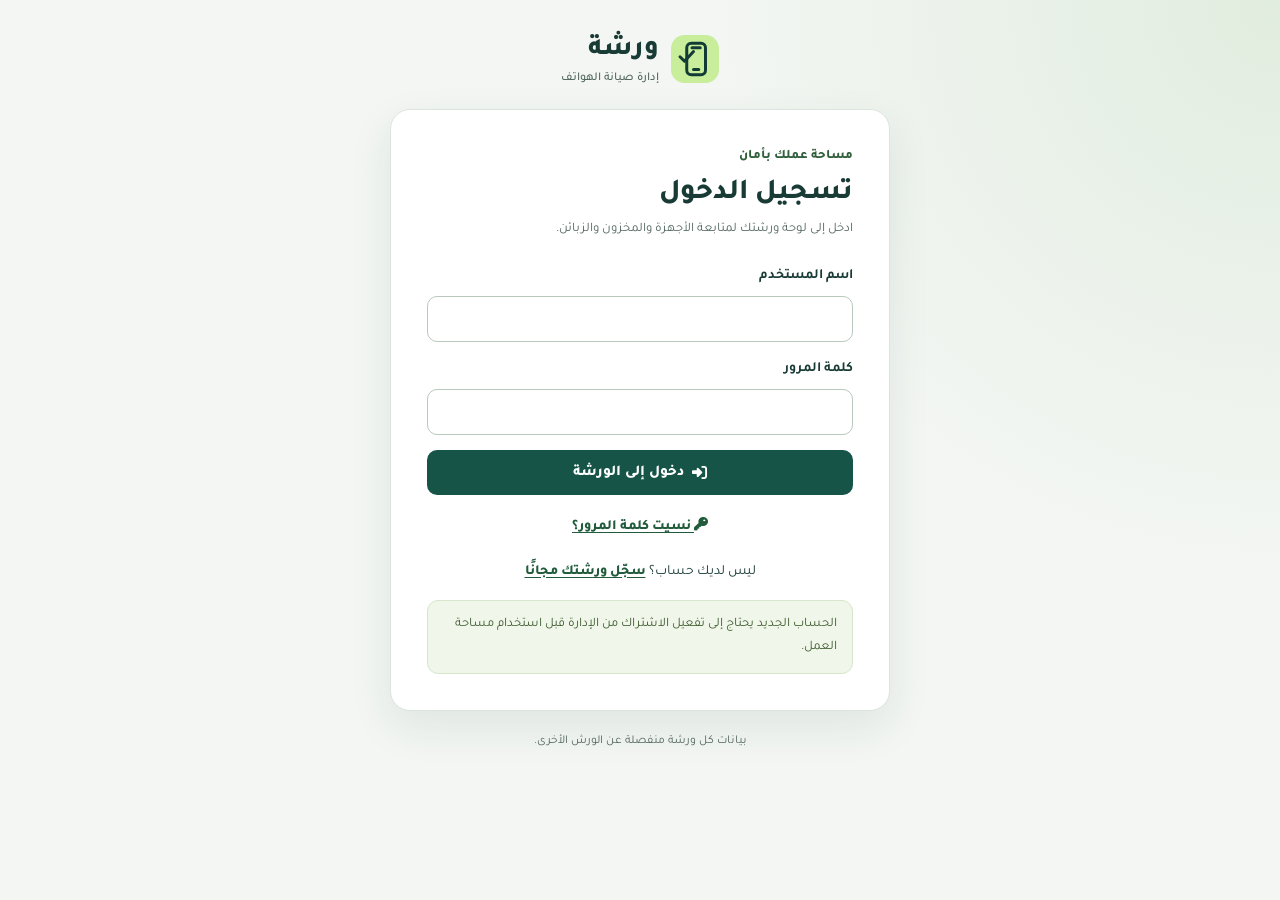
<file: index.html>
<!doctype html><html lang="ar" dir="rtl"><head><meta charset="utf-8"><meta name="viewport" content="width=device-width,initial-scale=1"><meta name="theme-color" content="#133b36"><meta name="description" content="ورشة لإدارة تصليح الهواتف والزبائن والمخزون والموردين، مع تخزين سحابي عبر Cloudflare ونسخ احتياطي JSON"><title>ورشة | إدارة صيانة الهواتف</title><link rel="icon" href="assets/icon.svg" type="image/svg+xml"><link rel="preconnect" href="https://fonts.googleapis.com"><link rel="preconnect" href="https://fonts.gstatic.com" crossorigin><link href="https://fonts.googleapis.com/css2?family=Tajawal:wght@400;500;600;700;800&display=swap" rel="stylesheet"><link rel="stylesheet" href="https://cdnjs.cloudflare.com/ajax/libs/font-awesome/6.7.2/css/all.min.css"><link rel="stylesheet" href="assets/style.css"><script defer src="assets/cloud-config.js"></script><script defer src="assets/app.js"></script></head><body><a class="skip-link" href="#main">تجاوز إلى المحتوى</a><aside id="sidebar"><a class="brand" href="#dashboard"><img src="assets/icon.svg" width="44" height="44" alt=""><span>ورشة<small>إدارة صيانة الهواتف</small></span></a><p class="nav-label">مساحة العمل</p><nav id="nav" aria-label="التنقل الرئيسي"></nav><div class="side-bottom"><span class="online"></span> الحفظ السحابي عبر حساب ورشتك<small>راقب حالة المزامنة أسفل الصفحة واحتفظ بنسخة JSON احتياطية.</small></div></aside><div id="shade"></div><div class="workspace"><header><div class="header-title"><button id="menu" class="icon-button" type="button" aria-label="فتح القائمة" aria-controls="sidebar" aria-expanded="false"><i class="fa-solid fa-bars" aria-hidden="true"></i></button><span>مساحة العمل <b>/</b> <strong id="crumb">لوحة التحكم</strong></span></div><div class="header-tools"><span id="today"></span><span id="workshop-label" class="workshop-label"></span><button class="avatar" type="button" data-view="settings" aria-label="إعدادات المحل">و</button><button id="logout" class="secondary logout-button" type="button"><i class="fa-solid fa-arrow-right-from-bracket" aria-hidden="true"></i> خروج</button></div></header><main id="main" tabindex="-1"></main><footer>ورشة <span>•</span> كل تفاصيل محلك، في مكان واحد <span id="save-state" role="status" aria-live="polite">بانتظار تأكيد الحفظ السحابي</span></footer></div><dialog id="dialog" aria-labelledby="dialog-title"><form id="form"><div class="dialog-head"><h2 id="dialog-title"></h2><button type="button" id="close-dialog" class="icon-button" aria-label="إغلاق"><i class="fa-solid fa-xmark" aria-hidden="true"></i></button></div><div id="fields" class="form-grid"></div><p id="form-error" role="alert"></p><div class="dialog-actions"><button type="submit" class="primary"><i class="fa-solid fa-floppy-disk" aria-hidden="true"></i> حفظ البيانات</button><button type="button" id="cancel-dialog" class="secondary"><i class="fa-solid fa-xmark" aria-hidden="true"></i> إلغاء</button></div></form></dialog><div id="toast" role="status" aria-live="polite" aria-atomic="true"></div><input type="file" id="import-file" accept="application/json,.json" hidden></body></html>
</file>
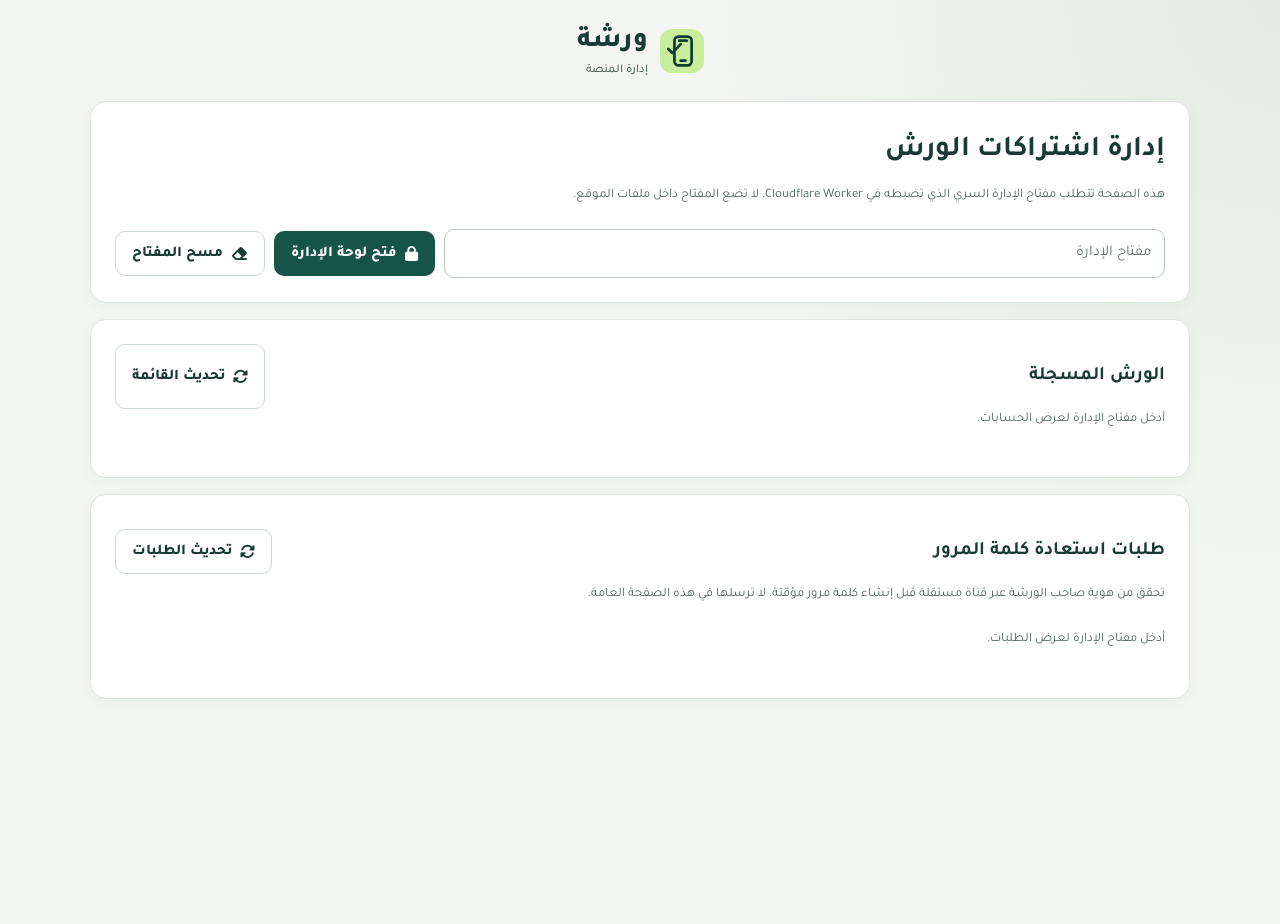
<file: admin.html>
<!doctype html><html lang="ar" dir="rtl"><head><meta charset="utf-8"><meta name="viewport" content="width=device-width,initial-scale=1"><meta name="robots" content="noindex,nofollow"><title>إدارة اشتراكات الورش | ورشة</title><link rel="icon" href="assets/icon.svg" type="image/svg+xml"><link rel="preconnect" href="https://fonts.googleapis.com"><link rel="preconnect" href="https://fonts.gstatic.com" crossorigin><link href="https://fonts.googleapis.com/css2?family=Tajawal:wght@400;500;600;700;800&display=swap" rel="stylesheet"><link rel="stylesheet" href="https://cdnjs.cloudflare.com/ajax/libs/font-awesome/6.7.2/css/all.min.css"><link rel="stylesheet" href="assets/auth.css"><script defer src="assets/cloud-config.js"></script><script defer src="assets/admin.js"></script></head><body><main class="admin-shell"><a class="brand" href="index.html"><img src="assets/icon.svg" width="44" height="44" alt=""><span>ورشة<small>إدارة المنصة</small></span></a><section class="admin-panel"><h1>إدارة اشتراكات الورش</h1><p class="muted">هذه الصفحة تتطلب مفتاح الإدارة السري الذي تضبطه في Cloudflare Worker. لا تضع المفتاح داخل ملفات الموقع.</p><form id="admin-login" class="admin-form"><input name="key" type="password" autocomplete="current-password" placeholder="مفتاح الإدارة" required><button class="primary"><i class="fa-solid fa-lock" aria-hidden="true"></i> فتح لوحة الإدارة</button><button id="clear-key" type="button" class="secondary"><i class="fa-solid fa-eraser" aria-hidden="true"></i> مسح المفتاح</button></form><p id="message" class="message" role="alert"></p></section><section class="admin-panel"><div class="panel-head" style="display:flex;justify-content:space-between;gap:12px"><h2>الورش المسجلة</h2><button id="reload" type="button" class="secondary"><i class="fa-solid fa-rotate" aria-hidden="true"></i> تحديث القائمة</button></div><div id="workshops"><p class="muted">أدخل مفتاح الإدارة لعرض الحسابات.</p></div></section><section class="admin-panel"><div class="panel-head" style="display:flex;justify-content:space-between;gap:12px;align-items:center"><h2>طلبات استعادة كلمة المرور</h2><button id="reload-recovery" type="button" class="secondary"><i class="fa-solid fa-rotate" aria-hidden="true"></i> تحديث الطلبات</button></div><p class="muted">تحقق من هوية صاحب الورشة عبر قناة مستقلة قبل إنشاء كلمة مرور مؤقتة. لا ترسلها في هذه الصفحة العامة.</p><div id="recovery-requests"><p class="muted">أدخل مفتاح الإدارة لعرض الطلبات.</p></div><div id="recovery-result" class="hint" hidden></div></section></main></body></html>
</file>
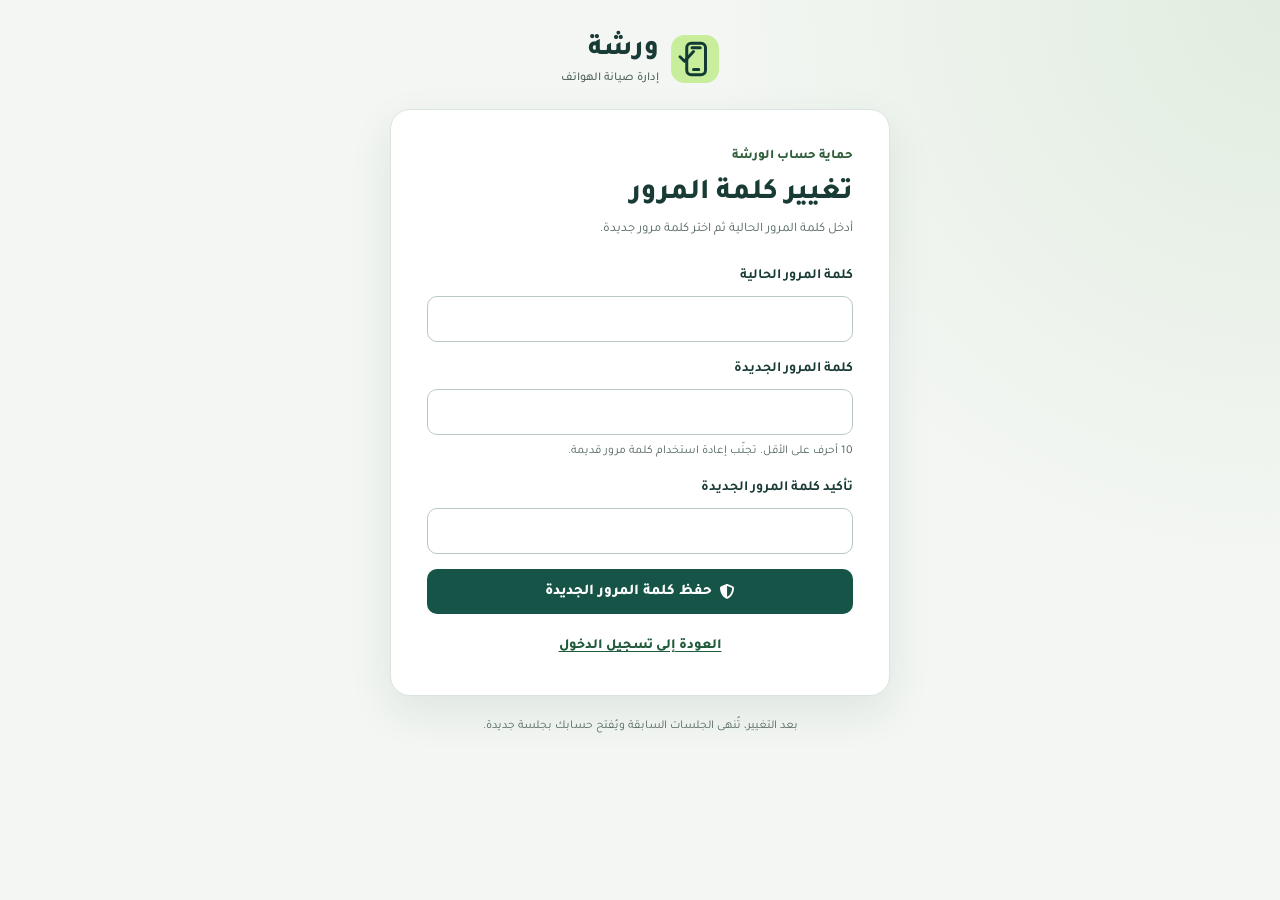
<file: change-password.html>
<!doctype html>
<html lang="ar" dir="rtl">
<head>
  <meta charset="utf-8">
  <meta name="viewport" content="width=device-width,initial-scale=1">
  <meta name="theme-color" content="#133b36">
  <meta name="robots" content="noindex,nofollow">
  <title>تغيير كلمة المرور | ورشة</title>
  <link rel="icon" href="assets/icon.svg" type="image/svg+xml">
  <link rel="preconnect" href="https://fonts.googleapis.com">
  <link rel="preconnect" href="https://fonts.gstatic.com" crossorigin>
  <link href="https://fonts.googleapis.com/css2?family=Tajawal:wght@400;500;600;700;800&display=swap" rel="stylesheet">
  <link rel="stylesheet" href="https://cdnjs.cloudflare.com/ajax/libs/font-awesome/6.7.2/css/all.min.css">
  <link rel="stylesheet" href="assets/auth.css">
  <script defer src="assets/cloud-config.js"></script>
  <script defer src="assets/change-password.js"></script>
</head>
<body>
  <main class="auth-shell">
    <a class="brand" href="index.html"><img src="assets/icon.svg" alt="" width="48" height="48"><span>ورشة<small>إدارة صيانة الهواتف</small></span></a>
    <section class="auth-card">
      <p class="eyebrow">حماية حساب الورشة</p>
      <h1>تغيير كلمة المرور</h1>
      <p class="muted" id="intro">أدخل كلمة المرور الحالية ثم اختر كلمة مرور جديدة.</p>
      <form id="change-password-form">
        <label>كلمة المرور الحالية
          <input name="currentPassword" type="password" autocomplete="current-password" minlength="1" maxlength="128" required>
        </label>
        <label>كلمة المرور الجديدة
          <input name="newPassword" type="password" autocomplete="new-password" minlength="10" maxlength="128" required>
          <small>10 أحرف على الأقل. تجنّب إعادة استخدام كلمة مرور قديمة.</small>
        </label>
        <label>تأكيد كلمة المرور الجديدة
          <input name="confirmPassword" type="password" autocomplete="new-password" minlength="10" maxlength="128" required>
        </label>
        <p id="message" class="message" role="status" aria-live="polite"></p>
        <button class="primary" type="submit"><i class="fa-solid fa-shield-halved" aria-hidden="true"></i> حفظ كلمة المرور الجديدة</button>
      </form>
      <p class="switch"><a href="login.html">العودة إلى تسجيل الدخول</a></p>
    </section>
    <footer>بعد التغيير، تُنهى الجلسات السابقة ويُفتح حسابك بجلسة جديدة.</footer>
  </main>
</body>
</html>
</file>
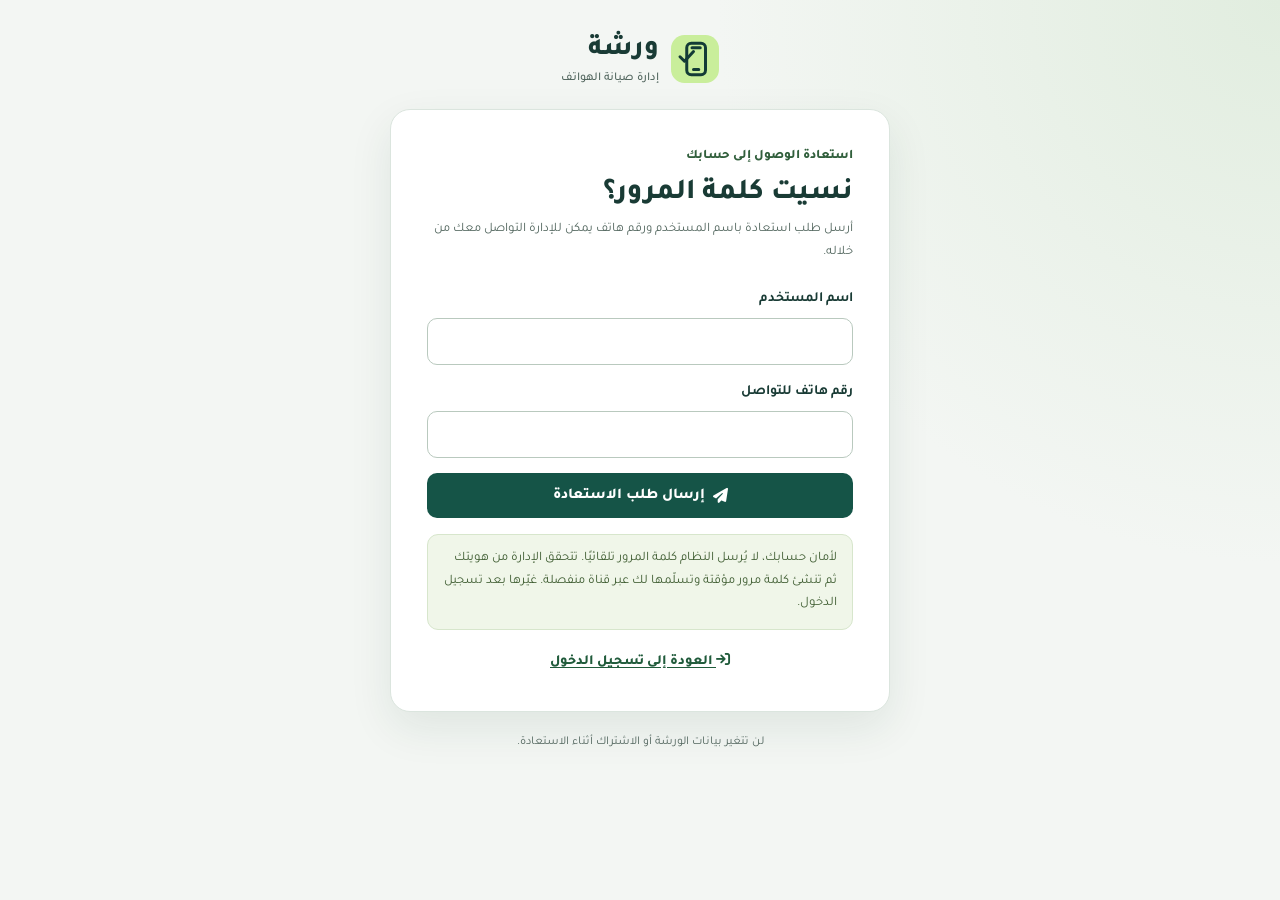
<file: forgot-password.html>
<!doctype html>
<html lang="ar" dir="rtl">
<head>
  <meta charset="utf-8">
  <meta name="viewport" content="width=device-width,initial-scale=1">
  <meta name="theme-color" content="#133b36">
  <meta name="robots" content="noindex,nofollow">
  <title>استعادة كلمة المرور | ورشة</title>
  <link rel="icon" href="assets/icon.svg" type="image/svg+xml">
  <link rel="preconnect" href="https://fonts.googleapis.com">
  <link rel="preconnect" href="https://fonts.gstatic.com" crossorigin>
  <link href="https://fonts.googleapis.com/css2?family=Tajawal:wght@400;500;600;700;800&display=swap" rel="stylesheet">
  <link rel="stylesheet" href="https://cdnjs.cloudflare.com/ajax/libs/font-awesome/6.7.2/css/all.min.css">
  <link rel="stylesheet" href="assets/auth.css">
  <script defer src="assets/cloud-config.js"></script>
  <script defer src="assets/recovery.js"></script>
</head>
<body>
  <main class="auth-shell">
    <a class="brand" href="index.html"><img src="assets/icon.svg" alt="" width="48" height="48"><span>ورشة<small>إدارة صيانة الهواتف</small></span></a>
    <section class="auth-card">
      <p class="eyebrow">استعادة الوصول إلى حسابك</p>
      <h1>نسيت كلمة المرور؟</h1>
      <p class="muted">أرسل طلب استعادة باسم المستخدم ورقم هاتف يمكن للإدارة التواصل معك من خلاله.</p>
      <form id="recovery-form">
        <label>اسم المستخدم
          <input name="username" autocomplete="username" minlength="3" maxlength="30" required>
        </label>
        <label>رقم هاتف للتواصل
          <input name="phone" type="tel" autocomplete="tel" inputmode="tel" minlength="3" maxlength="40" required>
        </label>
        <p id="message" class="message" role="status" aria-live="polite"></p>
        <button class="primary" type="submit"><i class="fa-solid fa-paper-plane" aria-hidden="true"></i> إرسال طلب الاستعادة</button>
      </form>
      <p class="hint">لأمان حسابك، لا يُرسل النظام كلمة المرور تلقائيًا. تتحقق الإدارة من هويتك ثم تنشئ كلمة مرور مؤقتة وتسلّمها لك عبر قناة منفصلة. غيّرها بعد تسجيل الدخول.</p>
      <p class="switch"><a href="login.html"><i class="fa-solid fa-arrow-right-to-bracket" aria-hidden="true"></i> العودة إلى تسجيل الدخول</a></p>
    </section>
    <footer>لن تتغير بيانات الورشة أو الاشتراك أثناء الاستعادة.</footer>
  </main>
</body>
</html>
</file>
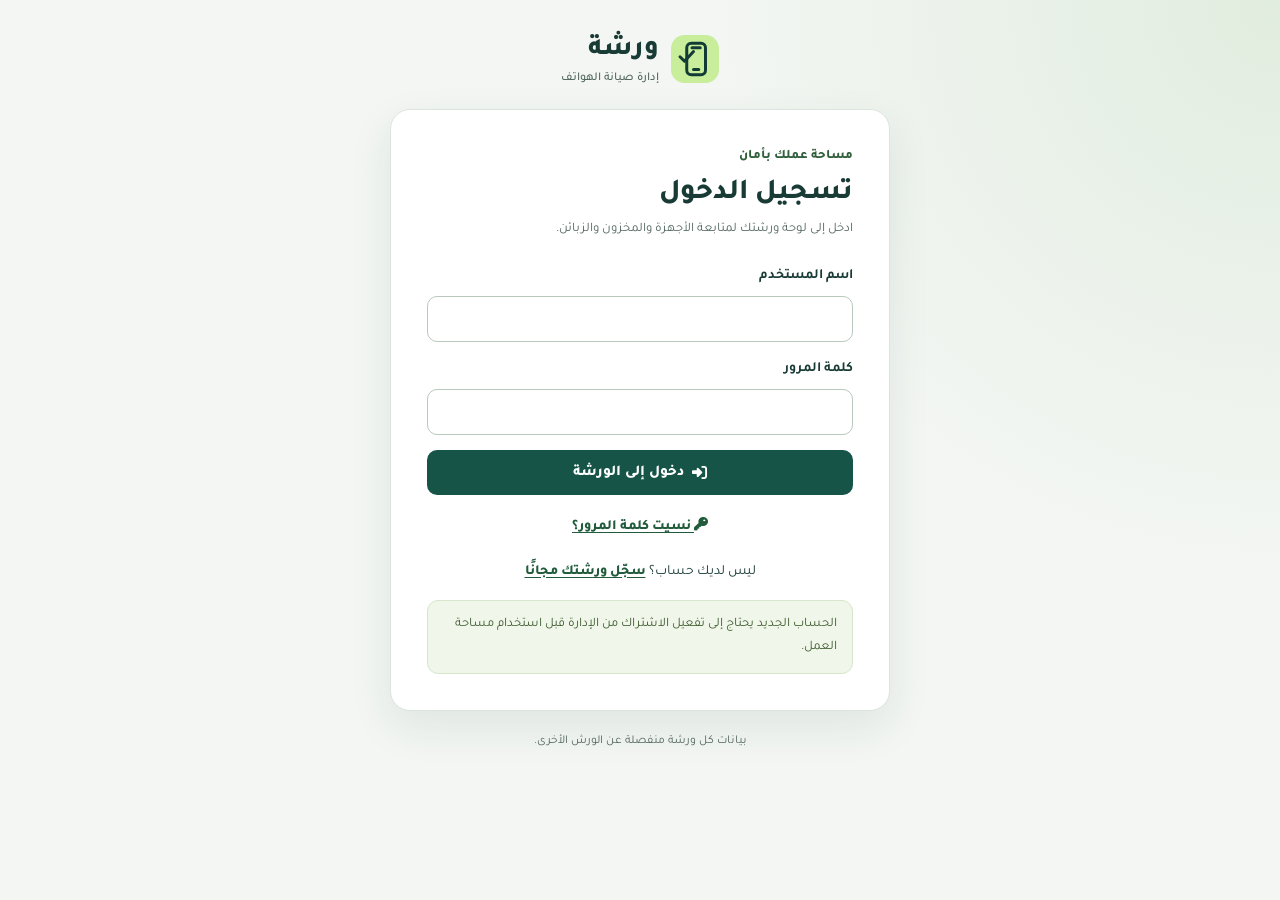
<file: login.html>
<!doctype html><html lang="ar" dir="rtl"><head><meta charset="utf-8"><meta name="viewport" content="width=device-width,initial-scale=1"><meta name="theme-color" content="#133b36"><meta name="robots" content="noindex,nofollow"><title>تسجيل الدخول | ورشة</title><link rel="icon" href="assets/icon.svg" type="image/svg+xml"><link rel="preconnect" href="https://fonts.googleapis.com"><link rel="preconnect" href="https://fonts.gstatic.com" crossorigin><link href="https://fonts.googleapis.com/css2?family=Tajawal:wght@400;500;600;700;800&display=swap" rel="stylesheet"><link rel="stylesheet" href="https://cdnjs.cloudflare.com/ajax/libs/font-awesome/6.7.2/css/all.min.css"><link rel="stylesheet" href="assets/auth.css"><script defer src="assets/cloud-config.js"></script><script defer src="assets/auth.js"></script></head><body><main class="auth-shell"><a class="brand" href="index.html"><img src="assets/icon.svg" alt="" width="48" height="48"><span>ورشة<small>إدارة صيانة الهواتف</small></span></a><section class="auth-card"><p class="eyebrow">مساحة عملك بأمان</p><h1>تسجيل الدخول</h1><p class="muted">ادخل إلى لوحة ورشتك لمتابعة الأجهزة والمخزون والزبائن.</p><form id="login-form"><label>اسم المستخدم<input name="username" autocomplete="username" minlength="3" maxlength="30" required></label><label>كلمة المرور<input name="password" type="password" autocomplete="current-password" required></label><p id="message" class="message" role="alert"></p><button class="primary" type="submit"><i class="fa-solid fa-right-to-bracket" aria-hidden="true"></i> دخول إلى الورشة</button></form><p class="switch"><a href="forgot-password.html"><i class="fa-solid fa-key" aria-hidden="true"></i> نسيت كلمة المرور؟</a></p><p class="switch">ليس لديك حساب؟ <a href="register.html">سجّل ورشتك مجانًا</a></p><p class="hint">الحساب الجديد يحتاج إلى تفعيل الاشتراك من الإدارة قبل استخدام مساحة العمل.</p></section><footer>بيانات كل ورشة منفصلة عن الورش الأخرى.</footer></main></body></html>
</file>
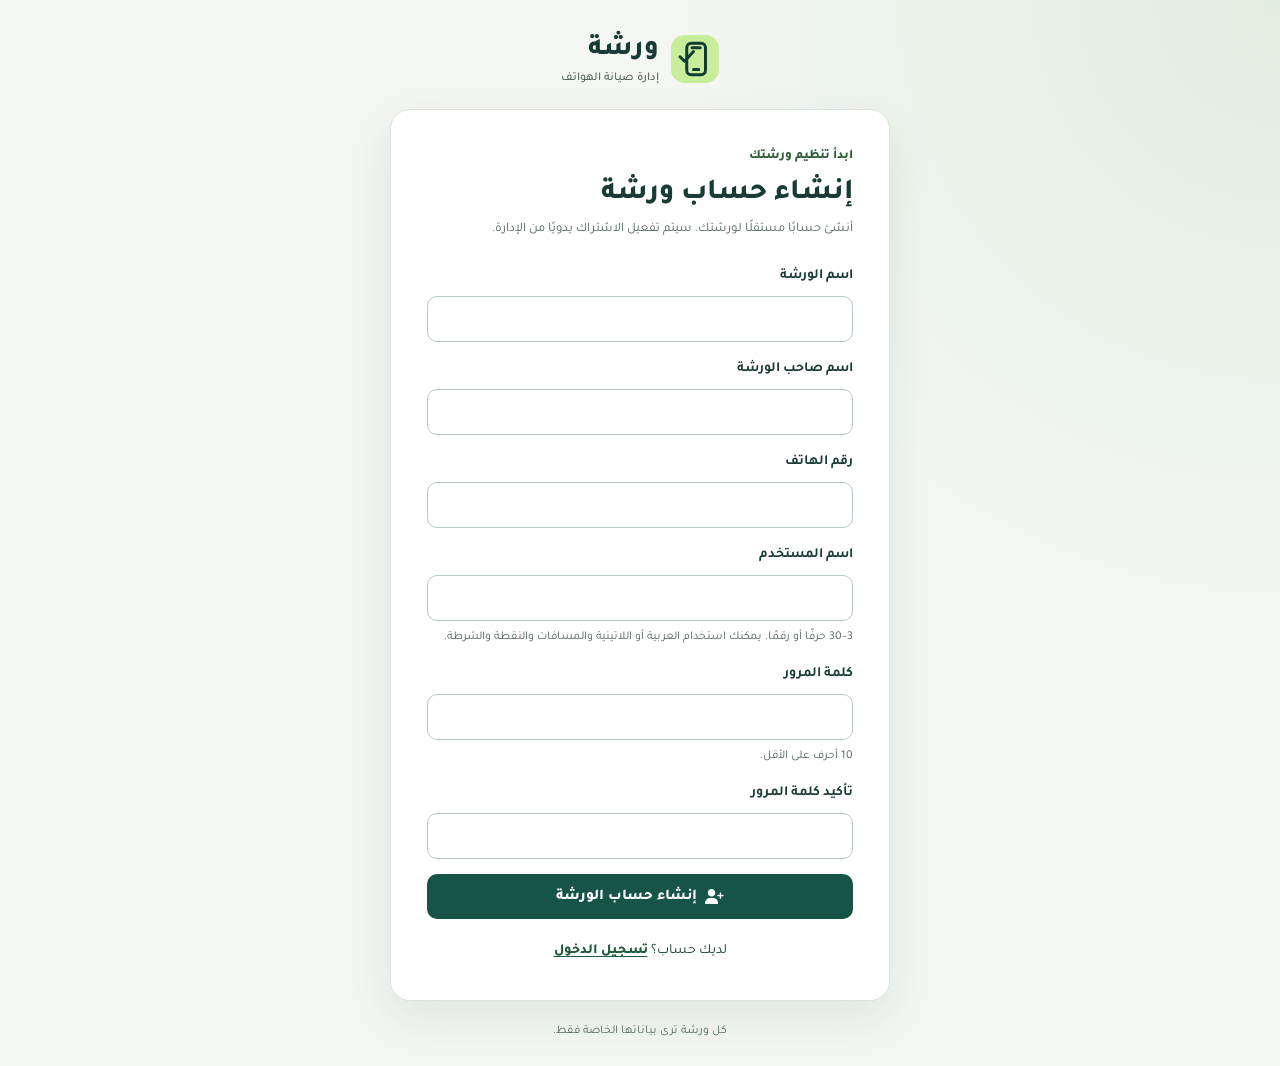
<file: register.html>
<!doctype html><html lang="ar" dir="rtl"><head><meta charset="utf-8"><meta name="viewport" content="width=device-width,initial-scale=1"><meta name="theme-color" content="#133b36"><meta name="robots" content="noindex,nofollow"><title>تسجيل ورشة جديدة | ورشة</title><link rel="icon" href="assets/icon.svg" type="image/svg+xml"><link rel="preconnect" href="https://fonts.googleapis.com"><link rel="preconnect" href="https://fonts.gstatic.com" crossorigin><link href="https://fonts.googleapis.com/css2?family=Tajawal:wght@400;500;600;700;800&display=swap" rel="stylesheet"><link rel="stylesheet" href="https://cdnjs.cloudflare.com/ajax/libs/font-awesome/6.7.2/css/all.min.css"><link rel="stylesheet" href="assets/auth.css"><script defer src="assets/cloud-config.js"></script><script defer src="assets/auth.js"></script></head><body><main class="auth-shell"><a class="brand" href="index.html"><img src="assets/icon.svg" alt="" width="48" height="48"><span>ورشة<small>إدارة صيانة الهواتف</small></span></a><section class="auth-card"><p class="eyebrow">ابدأ تنظيم ورشتك</p><h1>إنشاء حساب ورشة</h1><p class="muted">أنشئ حسابًا مستقلًا لورشتك. سيتم تفعيل الاشتراك يدويًا من الإدارة.</p><form id="register-form"><label>اسم الورشة<input name="workshopName" autocomplete="organization" minlength="2" maxlength="120" required></label><label>اسم صاحب الورشة<input name="ownerName" autocomplete="name" minlength="2" maxlength="100" required></label><label>رقم الهاتف<input name="phone" type="tel" autocomplete="tel" maxlength="40"></label><label>اسم المستخدم<input name="username" autocomplete="username"  minlength="3" maxlength="30" required><small>3–30 حرفًا أو رقمًا. يمكنك استخدام العربية أو اللاتينية والمسافات والنقطة والشرطة.</small></label><label>كلمة المرور<input name="password" type="password" autocomplete="new-password" minlength="10" maxlength="128" required><small>10 أحرف على الأقل.</small></label><label>تأكيد كلمة المرور<input name="confirmPassword" type="password" autocomplete="new-password" minlength="10" maxlength="128" required></label><p id="message" class="message" role="alert"></p><button class="primary" type="submit"><i class="fa-solid fa-user-plus" aria-hidden="true"></i> إنشاء حساب الورشة</button></form><p class="switch">لديك حساب؟ <a href="login.html">تسجيل الدخول</a></p></section><footer>كل ورشة ترى بياناتها الخاصة فقط.</footer></main></body></html>
</file>
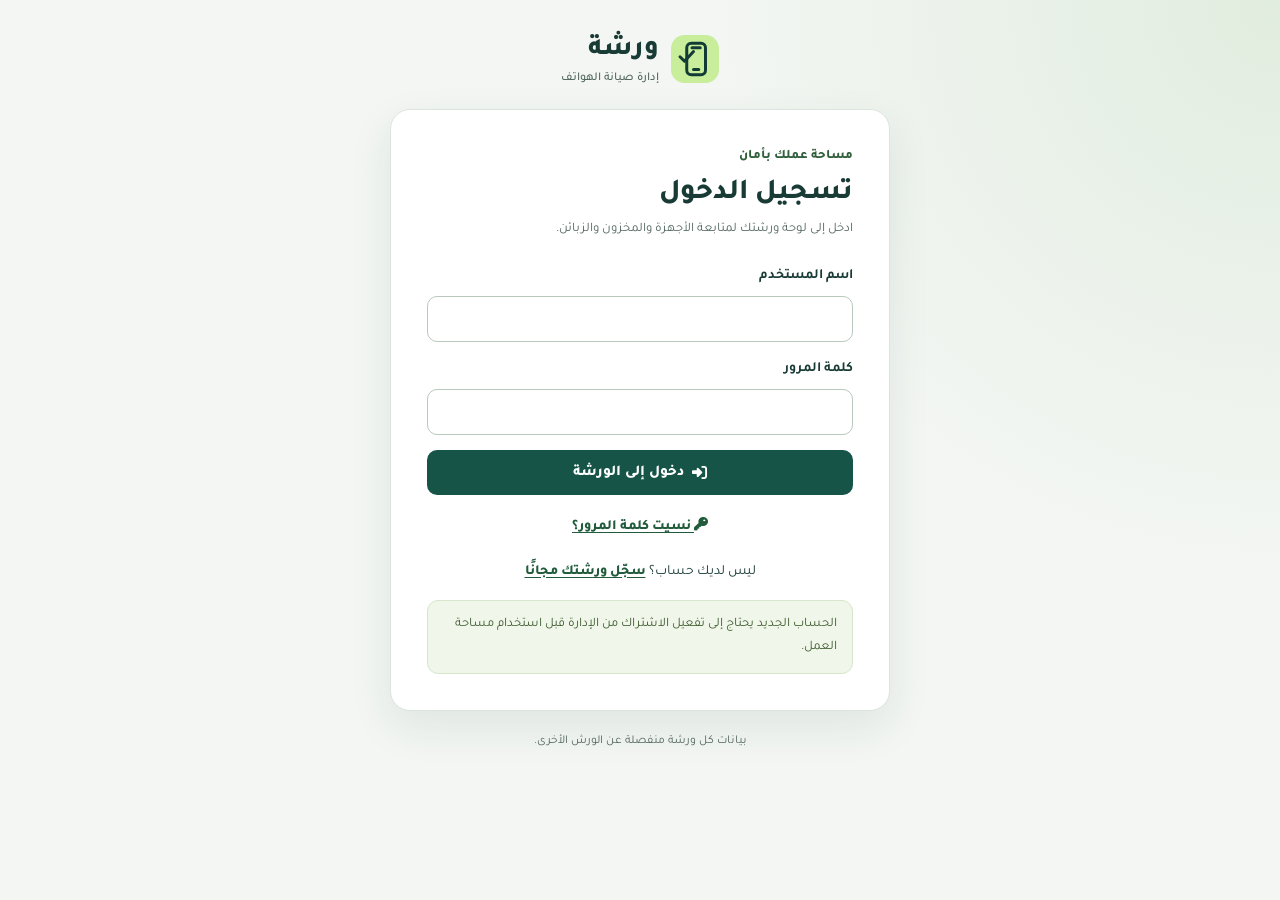
<file: subscription.html>
<!doctype html><html lang="ar" dir="rtl"><head><meta charset="utf-8"><meta name="viewport" content="width=device-width,initial-scale=1"><meta name="robots" content="noindex,nofollow"><meta name="theme-color" content="#133b36"><title>حالة الاشتراك | ورشة</title><link rel="icon" href="assets/icon.svg" type="image/svg+xml"><link rel="preconnect" href="https://fonts.googleapis.com"><link rel="preconnect" href="https://fonts.gstatic.com" crossorigin><link href="https://fonts.googleapis.com/css2?family=Tajawal:wght@400;500;600;700;800&display=swap" rel="stylesheet"><link rel="stylesheet" href="https://cdnjs.cloudflare.com/ajax/libs/font-awesome/6.7.2/css/all.min.css"><link rel="stylesheet" href="assets/auth.css"><script defer src="assets/cloud-config.js"></script><script defer src="assets/subscription.js"></script></head><body><main class="auth-shell"><a class="brand" href="index.html"><img src="assets/icon.svg" width="48" height="48" alt=""><span>ورشة<small>إدارة صيانة الهواتف</small></span></a><section class="auth-card"><p class="eyebrow">حساب الورشة</p><h1>اشتراكك بانتظار التفعيل</h1><p id="status-message" class="muted" role="status" aria-live="polite">جارٍ تحميل حالة الحساب…</p><div class="hint">بعد مراجعة طلبك، ستفعّل الإدارة الاشتراك يدويًا. احتفظ باسم المستخدم، ويمكنك العودة لاحقًا للتحقق من الحالة.</div><div class="actions" style="display:flex;gap:10px;margin-top:18px;flex-wrap:wrap"><button id="refresh" type="button" class="primary"><i class="fa-solid fa-rotate" aria-hidden="true"></i> تحديث الحالة</button><button id="logout" type="button" class="secondary"><i class="fa-solid fa-arrow-right-from-bracket" aria-hidden="true"></i> تسجيل الخروج</button></div><p id="message" class="message" role="alert"></p></section></main></body></html>
</file>
<file: assets/style.css>
:root {
  color-scheme: light;
  --ink: #193b35;
  --muted: #52665e;
  --green: #155447;
  --green-hover: #103f35;
  --lime: #d5efb0;
  --line: #dbe5de;
  --bg: #f3f6f3;
  --white: #fff;
  --soft: #f7faf7;
  --danger: #8f2922;
  --danger-bg: #fff0ee;
  --success: #155b31;
  --success-bg: #e7f5e9;
  --focus: #075fc1;
  --shadow-sm: 0 2px 8px rgb(20 54 42 / 5%);
  --shadow-md: 0 12px 32px rgb(20 54 42 / 8%);
}

* { box-sizing: border-box; }
html { scroll-behavior: smooth; }
body {
  margin: 0;
  min-width: 320px;
  overflow-x: hidden;
  background: var(--bg);
  color: var(--ink);
  font: 400 15px/1.75 "Tajawal", "Noto Sans Arabic", Tahoma, Arial, sans-serif;
  text-rendering: optimizeLegibility;
  -webkit-font-smoothing: antialiased;
}
button, input, select, textarea { font: inherit; }
button, a { touch-action: manipulation; -webkit-tap-highlight-color: transparent; }
button { cursor: pointer; }
button:disabled, input:disabled, select:disabled, textarea:disabled { cursor: not-allowed; opacity: .65; }
a { color: inherit; text-decoration: none; }
:focus-visible { outline: 3px solid var(--focus); outline-offset: 3px; }
::selection { color: #102f28; background: #d9efbd; }

.skip-link {
  position: fixed;
  z-index: 100;
  top: 12px;
  right: 12px;
  padding: 10px 16px;
  transform: translateY(-180%);
  border-radius: 10px;
  background: var(--green);
  color: #fff;
  font-weight: 700;
  box-shadow: var(--shadow-md);
}
.skip-link:focus { transform: translateY(0); }

#sidebar {
  position: fixed;
  z-index: 30;
  top: 0;
  right: 0;
  display: flex;
  width: 252px;
  height: 100dvh;
  flex-direction: column;
  padding: 28px 18px 20px;
  border-left: 1px solid var(--line);
  background: var(--white);
  box-shadow: -8px 0 28px rgb(20 54 42 / 3%);
}
.brand {
  display: flex;
  align-items: center;
  gap: 12px;
  padding: 0 8px;
  color: var(--ink);
  font-size: 27px;
  font-weight: 800;
  line-height: 1.25;
}
.brand img { flex: 0 0 auto; }
.brand small {
  display: block;
  margin-top: 4px;
  color: var(--muted);
  font-size: 12px;
  font-weight: 500;
}
.nav-label {
  margin: 34px 14px 12px;
  color: var(--muted);
  font-size: 12px;
  font-weight: 700;
}
nav { display: grid; gap: 6px; }
nav a {
  display: flex;
  min-height: 46px;
  align-items: center;
  gap: 12px;
  padding: 10px 14px;
  border: 1px solid transparent;
  border-radius: 11px;
  color: #435b51;
  font-size: 14px;
  font-weight: 600;
  transition: background-color .18s ease, color .18s ease, border-color .18s ease, transform .18s ease;
}
nav a .ico { color: #526f61; }
nav a:hover:not(.active) {
  border-color: #e1e9e2;
  background: #f2f7f1;
  color: var(--ink);
}
nav a.active {
  background: var(--green);
  color: #fff;
  box-shadow: 0 5px 14px rgb(21 84 71 / 18%);
}
nav a.active .ico { color: #e3f3cd; }
.ico {
  display: inline-flex;
  width: 20px;
  height: 20px;
  flex: 0 0 20px;
  align-items: center;
  justify-content: center;
  font-size: 16px;
  line-height: 1;
  vertical-align: middle;
}
.side-bottom {
  margin-top: auto;
  padding: 18px 8px 0;
  border-top: 1px solid var(--line);
  color: #465f54;
  font-size: 12px;
  font-weight: 600;
}
.side-bottom small {
  display: block;
  margin-top: 8px;
  color: var(--muted);
  font-size: 11px;
  font-weight: 400;
}
.online {
  position: relative;
  display: inline-block;
  width: 8px;
  height: 8px;
  margin-left: 6px;
  border-radius: 50%;
  background: #2b8047;
}
.online::after {
  position: absolute;
  inset: -4px;
  border: 1px solid rgb(43 128 71 / 35%);
  border-radius: 50%;
  content: "";
  animation: online-pulse 2.2s ease-out infinite;
}
@keyframes online-pulse {
  0% { transform: scale(.75); opacity: .8; }
  100% { transform: scale(1.7); opacity: 0; }
}

.workspace { min-width: 0; margin-right: 252px; }
header {
  position: sticky;
  z-index: 10;
  top: 0;
  display: flex;
  min-height: 76px;
  align-items: center;
  justify-content: space-between;
  gap: 16px;
  padding: 14px 30px;
  border-bottom: 1px solid rgb(219 229 222 / 90%);
  background: rgb(255 255 255 / 94%);
  backdrop-filter: blur(14px);
}
.header-title {
  display: flex;
  min-width: 0;
  align-items: center;
  gap: 10px;
  color: var(--muted);
  font-size: 13px;
}
.header-title b { margin: 0 10px; color: #71847a; }
.header-title strong { color: var(--ink); font-weight: 700; }
.header-tools {
  display: flex;
  min-width: 0;
  align-items: center;
  gap: 12px;
  color: var(--muted);
  font-size: 12px;
}
.workshop-label { color: var(--green); font-size: 13px; font-weight: 800; }
.avatar {
  display: inline-flex;
  width: 42px;
  height: 42px;
  flex: 0 0 42px;
  align-items: center;
  justify-content: center;
  border: 1px solid #c8ddc0;
  border-radius: 50%;
  background: #e8f3df;
  color: var(--green);
  font-weight: 800;
}
.logout-button { min-height: 40px; padding: 7px 12px; }

main {
  width: 100%;
  max-width: 1600px;
  min-height: calc(100vh - 140px);
  margin: 0 auto;
  padding: 30px 32px 42px;
}
h1, h2, h3, p { overflow-wrap: anywhere; }
h1 {
  margin: 0 0 5px;
  font-size: clamp(23px, 2vw, 29px);
  font-weight: 800;
  letter-spacing: -.45px;
  line-height: 1.35;
}
h2 { margin: 0; font-size: 18px; font-weight: 800; line-height: 1.5; }
h3 { font-size: 16px; font-weight: 800; }
.sub { margin: 0; color: var(--muted); font-size: 13px; }
.page-head {
  display: flex;
  align-items: center;
  justify-content: space-between;
  gap: 18px;
  margin-bottom: 24px;
}
.actions { display: flex; flex-wrap: wrap; align-items: center; gap: 10px; }
.primary, .secondary, .danger, .wa {
  display: inline-flex;
  min-height: 44px;
  align-items: center;
  justify-content: center;
  gap: 8px;
  padding: 9px 16px;
  border: 1px solid transparent;
  border-radius: 10px;
  font-size: 13px;
  font-weight: 700;
  line-height: 1.4;
  text-align: center;
  transition: background-color .18s ease, border-color .18s ease, color .18s ease, box-shadow .18s ease, transform .18s ease;
}
.primary {
  background: var(--green);
  color: #fff;
  box-shadow: 0 2px 5px rgb(21 84 71 / 10%);
}
.primary:hover { background: var(--green-hover); box-shadow: 0 5px 14px rgb(21 84 71 / 18%); transform: translateY(-1px); }
.secondary {
  border-color: #cbd9cf;
  background: #fff;
  color: var(--ink);
}
.secondary:hover { border-color: #93b09b; background: #f5f9f5; transform: translateY(-1px); }
.danger { border-color: #f0cbc6; background: var(--danger-bg); color: var(--danger); }
.danger:hover { border-color: #d99c95; background: #ffe4e0; transform: translateY(-1px); }
.wa { background: #e5f5e9; color: #155b31; }
.wa:hover { background: #d5eedc; transform: translateY(-1px); }
.wa .ico { font-size: 18px; }
.primary:active, .secondary:active, .danger:active, .wa:active { transform: translateY(0); }
.icon-button {
  display: inline-flex;
  min-width: 44px;
  min-height: 44px;
  align-items: center;
  justify-content: center;
  padding: 8px;
  border: 1px solid transparent;
  border-radius: 10px;
  background: transparent;
  color: var(--ink);
  font-size: 20px;
  line-height: 1;
}
.icon-button:hover { border-color: var(--line); background: #f1f6f1; }
.link {
  min-height: 40px;
  padding: 7px 9px;
  border: 0;
  border-radius: 8px;
  background: transparent;
  color: #285d43;
  font-size: 13px;
  font-weight: 700;
}
.link:hover { background: #eff6ec; color: #17482f; text-decoration: underline; text-underline-offset: 3px; }

.hero {
  position: relative;
  display: flex;
  align-items: center;
  justify-content: space-between;
  gap: 22px;
  overflow: hidden;
  margin-bottom: 24px;
  padding: 30px 32px;
  border: 1px solid #174f43;
  border-radius: 20px;
  background: linear-gradient(125deg, #174f43 0%, #123d34 100%);
  color: #fff;
  box-shadow: var(--shadow-md);
}
.page-hero { min-height: 176px; align-items: center; }
.page-hero .page-hero-copy { min-width: 0; max-width: 760px; }
.page-hero h1 { margin: 7px 0; color: #fff; font-size: clamp(23px, 2.4vw, 31px); line-height: 1.25; }
.page-hero p { max-width: 620px; margin: 8px 0 0; color: #e0eee7; font-size: 15px; }
.page-hero .actions { margin-top: 16px; }
.page-hero .hero-art { flex-shrink: 0; }
.page-hero .primary { background: var(--lime); color: #173d30; box-shadow: none; }
.page-hero .primary:hover { background: #e5f7c9; }
.hero::before {
  position: absolute;
  top: -100px;
  left: 16%;
  width: 260px;
  height: 260px;
  border: 1px solid rgb(255 255 255 / 10%);
  border-radius: 50%;
  background: rgb(255 255 255 / 3%);
  content: "";
  pointer-events: none;
}
.hero > div:first-child { position: relative; z-index: 1; }
.hero h2 { margin: 7px 0; font-size: clamp(21px, 2.2vw, 26px); }
.hero p { max-width: 560px; margin: 8px 0 18px; color: #e0eee7; font-size: 14px; }
.eyebrow { color: #d5efb0; font-size: 12px; font-weight: 800; }
.hero .primary { background: var(--lime); color: #173d30; box-shadow: none; }
.hero .primary:hover { background: #e5f7c9; }
.hero-art {
  position: relative;
  z-index: 1;
  display: grid;
  width: 132px;
  height: 132px;
  flex: 0 0 132px;
  place-items: center;
  border: 1px solid rgb(255 255 255 / 22%);
  border-radius: 50%;
  background: rgb(255 255 255 / 7%);
}
.hero-art .ico { width: 70px; height: 70px; flex-basis: 70px; color: var(--lime); font-size: 58px; }

.stats {
  display: grid;
  grid-template-columns: repeat(4, minmax(0, 1fr));
  gap: 14px;
  margin-bottom: 24px;
}
.stat {
  min-width: 0;
  padding: 18px;
  border: 1px solid var(--line);
  border-radius: 15px;
  background: var(--white);
  box-shadow: var(--shadow-sm);
  transition: border-color .18s ease, box-shadow .18s ease, transform .18s ease;
}
.stat:hover { transform: translateY(-2px); border-color: #c4d7c8; box-shadow: var(--shadow-md); }
.stat-top {
  display: flex;
  align-items: center;
  justify-content: space-between;
  gap: 10px;
  color: var(--muted);
  font-size: 13px;
  font-weight: 600;
}
.stat-icon {
  display: inline-flex;
  min-width: 38px;
  min-height: 38px;
  align-items: center;
  justify-content: center;
  padding: 8px;
  border-radius: 11px;
  background: #edf5e8;
  color: #315f3c;
}
.stat-icon .ico { font-size: 18px; }
.stat b { display: block; margin: 10px 0 2px; font-size: clamp(23px, 2.3vw, 29px); font-weight: 800; line-height: 1.5; overflow-wrap: anywhere; }
.stat small { display: block; color: var(--muted); font-size: 12px; line-height: 1.6; }

.grid { display: grid; grid-template-columns: minmax(0, 1.65fr) minmax(280px, 1fr); gap: 20px; margin-bottom: 22px; }
.panel {
  min-width: 0;
  padding: 22px;
  border: 1px solid var(--line);
  border-radius: 15px;
  background: var(--white);
  box-shadow: var(--shadow-sm);
}
.panel-head { display: flex; align-items: center; justify-content: space-between; gap: 12px; margin-bottom: 18px; }
.table-wrap {
  width: 100%;
  max-width: 100%;
  overflow-x: auto;
  overscroll-behavior-inline: contain;
  border-radius: 9px;
  -webkit-overflow-scrolling: touch;
  scrollbar-color: #a9bcb0 #f0f4f0;
  scrollbar-width: thin;
}
.table-wrap:focus-visible { outline-offset: 2px; }
table { width: 100%; border-collapse: collapse; text-align: right; font-size: 13px; white-space: nowrap; }
th { background: #edf3ee; color: #344f42; font-weight: 800; }
th, td { padding: 13px 12px; }
td { border-bottom: 1px solid #e8eee9; }
tbody tr { transition: background-color .15s ease; }
tbody tr:hover { background: #f8fbf8; }
td small { display: block; margin-top: 2px; color: var(--muted); font-size: 12px; line-height: 1.5; }
.badge {
  display: inline-flex;
  min-height: 27px;
  align-items: center;
  justify-content: center;
  padding: 4px 9px;
  border: 1px solid transparent;
  border-radius: 7px;
  background: #edf1ed;
  color: #40564b;
  font-size: 12px;
  font-weight: 700;
  line-height: 1.3;
}
.badge.ready { border-color: #cce4c4; background: #e8f5e2; color: #315d25; }
.badge.work { border-color: #cfdbf4; background: #eaf0ff; color: #304f87; }
.badge.wait { border-color: #efd7a4; background: #fff2d8; color: #754b00; }
.empty { padding: 34px 14px; color: var(--muted); font-size: 14px; text-align: center; }
.empty .ico { display: flex; width: 38px; height: 38px; margin: 0 auto 12px; color: #4d7458; font-size: 28px; }
.bars { display: grid; gap: 18px; }
.bar-title { display: flex; justify-content: space-between; gap: 10px; margin-bottom: 7px; color: #455d50; font-size: 13px; }
.track { height: 9px; overflow: hidden; border-radius: 99px; background: #e8eee7; }
.fill { height: 100%; border-radius: inherit; background: #80a95f; transition: width .35s ease; }
.mini-row { display: flex; align-items: center; justify-content: space-between; gap: 12px; padding: 13px 0; border-bottom: 1px solid var(--line); font-size: 13px; }
.mini-row:last-child { border-bottom: 0; }
.hint { margin: 18px 0; padding: 14px 16px; border: 1px solid #d7e6cc; border-radius: 11px; background: #f0f6e9; color: #3f5d32; font-size: 13px; }
.toolbar { display: flex; gap: 12px; margin-bottom: 18px; }
.toolbar input { flex: 1 1 auto; }
.toolbar select { max-width: 240px; }
input, select, textarea {
  width: 100%;
  min-width: 0;
  min-height: 44px;
  padding: 10px 12px;
  border: 1px solid #b9c9be;
  border-radius: 9px;
  background: #fff;
  color: var(--ink);
  font-size: 14px;
}
input::placeholder, textarea::placeholder { color: #64776c; opacity: 1; }
input:focus-visible, select:focus-visible, textarea:focus-visible {
  border-color: var(--focus);
  outline: 3px solid rgb(7 95 193 / 22%);
  outline-offset: 1px;
}
textarea { min-height: 100px; resize: vertical; }
.row-actions { display: flex; flex-wrap: wrap; align-items: center; gap: 6px; }
.row-actions button, .row-actions a { min-height: 40px; padding: 7px 10px; font-size: 12px; }
footer {
  display: flex;
  flex-wrap: wrap;
  align-items: center;
  gap: 8px;
  padding: 16px 32px;
  border-top: 1px solid var(--line);
  background: #fff;
  color: var(--muted);
  font-size: 12px;
}
#save-state { margin-right: auto; color: #405b4c; font-weight: 600; }
#menu { display: none; }
#shade { display: none; }
dialog {
  width: min(720px, 94vw);
  max-width: 94vw;
  max-height: 90dvh;
  overflow: auto;
  padding: clamp(18px, 3vw, 28px);
  border: 1px solid #d7e2d9;
  border-radius: 18px;
  background: #fff;
  color: var(--ink);
  box-shadow: 0 24px 90px rgb(12 38 29 / 28%);
}
dialog::backdrop { background: rgb(12 35 28 / 62%); backdrop-filter: blur(4px); }
dialog form { margin: 0; }
.dialog-head { display: flex; align-items: center; justify-content: space-between; gap: 12px; margin-bottom: 20px; }
.form-grid { display: grid; grid-template-columns: repeat(2, minmax(0, 1fr)); gap: 15px; }
.field { min-width: 0; }
.field label { display: grid; gap: 7px; color: #304d40; font-size: 13px; font-weight: 700; }
.field.full { grid-column: 1 / -1; }
.dialog-actions { display: flex; flex-wrap: wrap; gap: 10px; margin-top: 22px; }
#form-error { color: var(--danger); font-size: 13px; font-weight: 700; }
#form-error:empty { display: none; }
#toast {
  display: none;
  position: fixed;
  z-index: 100;
  right: 18px;
  bottom: max(18px, env(safe-area-inset-bottom));
  max-width: min(460px, calc(100vw - 36px));
  padding: 13px 18px;
  border: 1px solid #41675a;
  border-radius: 12px;
  background: #173f35;
  color: #fff;
  box-shadow: 0 12px 35px rgb(10 38 28 / 25%);
  font-size: 14px;
}
#toast[style*="display: block"] { animation: toast-in .2s ease-out; }
@keyframes toast-in { from { opacity: 0; transform: translateY(7px); } to { opacity: 1; transform: translateY(0); } }
.cards { display: grid; grid-template-columns: repeat(3, minmax(0, 1fr)); gap: 16px; }
.contact h3 { margin: 0; }
.contact p { color: var(--muted); font-size: 13px; }
.contact .actions { margin-top: 16px; }
.settings-grid { display: grid; grid-template-columns: repeat(2, minmax(0, 1fr)); gap: 20px; }
.settings-grid .panel p { color: var(--muted); font-size: 13px; }
.setting-form { display: grid; gap: 14px; }
.setting-form label { display: grid; gap: 6px; font-size: 13px; font-weight: 700; }
.receipt { display: none; }

@media (min-width: 1600px) {
  main { padding-top: 38px; }
}
@media (max-width: 1150px) {
  #sidebar { width: 224px; padding-inline: 14px; }
  .workspace { margin-right: 224px; }
  main { padding: 24px; }
  header { padding-inline: 22px; }
  .stats { gap: 10px; }
  .stat { padding: 15px; }
  .grid { grid-template-columns: minmax(0, 1.35fr) minmax(250px, 1fr); gap: 15px; }
  .cards { grid-template-columns: repeat(2, minmax(0, 1fr)); }
}
@media (max-width: 800px) {
  #sidebar {
    width: min(290px, 86vw);
    padding: 24px 18px 18px;
    transform: translateX(105%);
    transition: transform .22s ease;
    box-shadow: -16px 0 40px rgb(13 42 30 / 18%);
  }
  body.menu-open #sidebar { transform: translateX(0); }
  body.menu-open #shade {
    position: fixed;
    z-index: 19;
    inset: 0;
    display: block;
    background: rgb(13 35 28 / 58%);
    backdrop-filter: blur(2px);
  }
  .workspace { margin-right: 0; }
  #menu { display: inline-flex; }
  header { min-height: 68px; padding: 10px 16px; }
  .header-tools { gap: 8px; }
  .header-tools #today { display: none; }
  main { padding: 22px 18px 32px; }
  .grid, .settings-grid { grid-template-columns: minmax(0, 1fr); }
  .hero { padding: 24px; }
  .page-hero { min-height: 0; gap: 14px; }
  .page-hero h1 { font-size: 24px; }
  .page-hero p { font-size: 14px; }
  .page-hero .hero-art { width: 94px; height: 94px; flex-basis: 94px; }
  .hero-art { width: 94px; height: 94px; flex-basis: 94px; }
  .hero-art .ico { width: 54px; height: 54px; flex-basis: 54px; font-size: 42px; }
  .stats { grid-template-columns: repeat(2, minmax(0, 1fr)); }
  .page-head { align-items: flex-start; }
  .page-head .actions { justify-content: flex-start; }
  footer { padding: 15px 18px; }
  .panel { padding: 18px; }
}
@media (max-width: 520px) {
  header { gap: 8px; }
  .header-title { gap: 6px; font-size: 12px; }
  .header-title b { margin: 0 4px; }
  .header-tools { gap: 6px; }
  .workshop-label { display: none; }
  .avatar { width: 38px; height: 38px; flex-basis: 38px; }
  .logout-button { min-height: 38px; padding: 6px 9px; }
  main { padding: 20px 13px 28px; }
  .page-head { flex-direction: column; gap: 12px; margin-bottom: 20px; }
  .page-head .actions { width: 100%; }
  .page-head .actions > * { flex: 1 1 auto; }
  .hero { margin-bottom: 18px; padding: 21px; border-radius: 16px; }
  .hero-art { display: none; }
  .page-hero .hero-art { display: none; }
  .page-hero { padding: 20px; }
  .page-hero .actions > * { width: 100%; justify-content: center; }
  .hero p { font-size: 13px; }
  .stats { gap: 10px; margin-bottom: 18px; }
  .stat { padding: 13px; border-radius: 12px; }
  .stat-top { align-items: flex-start; font-size: 12px; }
  .stat-icon { min-width: 34px; min-height: 34px; padding: 6px; }
  .stat b { margin-top: 8px; font-size: 23px; }
  .stat small { font-size: 12px; }
  .grid { gap: 14px; margin-bottom: 16px; }
  .panel { padding: 15px; border-radius: 13px; }
  .panel-head { align-items: flex-start; }
  .toolbar { flex-direction: column; gap: 9px; }
  .toolbar select { max-width: none; }
  .cards, .form-grid { grid-template-columns: minmax(0, 1fr); }
  .field.full { grid-column: auto; }
  .dialog-actions > * { flex: 1 1 auto; }
  dialog { width: calc(100vw - 20px); max-width: calc(100vw - 20px); max-height: 92dvh; padding: 17px; }
  .row-actions { gap: 5px; }
  .row-actions button, .row-actions a { min-height: 42px; }
  footer { gap: 6px; padding: 14px 13px; font-size: 12px; }
  #save-state { width: 100%; margin-right: 0; }
  #toast { right: 12px; max-width: calc(100vw - 24px); }
}
@media (prefers-reduced-motion: reduce) {
  *, *::before, *::after {
    scroll-behavior: auto !important;
    animation-duration: .01ms !important;
    animation-iteration-count: 1 !important;
    transition-duration: .01ms !important;
  }
}
@media print {
  body > * { display: none !important; }
  body > .receipt { display: block !important; padding: 30px; background: #fff; color: #000; }
  .receipt table { white-space: normal; }
  .receipt h1 { font-size: 26px; }
}
</file>
<file: assets/auth.css>
:root {
  color-scheme: light;
  --ink: #193b35;
  --muted: #52665e;
  --green: #155447;
  --green-hover: #103f35;
  --line: #dbe5de;
  --bg: #f3f6f3;
  --focus: #075fc1;
  --shadow: 0 16px 44px rgb(24 62 48 / 9%);
}
* { box-sizing: border-box; }
html { min-width: 320px; }
body {
  min-width: 320px;
  min-height: 100vh;
  margin: 0;
  background: radial-gradient(circle at top right, #e1eddf 0, transparent 36%), var(--bg);
  color: var(--ink);
  font: 400 15px/1.75 "Tajawal", "Noto Sans Arabic", Tahoma, Arial, sans-serif;
  -webkit-font-smoothing: antialiased;
}
button, input, select, textarea { font: inherit; }
a, button { -webkit-tap-highlight-color: transparent; touch-action: manipulation; }
a { color: inherit; }
:focus-visible { outline: 3px solid var(--focus); outline-offset: 3px; }
.brand {
  display: flex;
  width: max-content;
  max-width: 100%;
  align-items: center;
  gap: 12px;
  margin: 0 auto 22px;
  color: var(--ink);
  font-size: 28px;
  font-weight: 800;
  line-height: 1.3;
  text-decoration: none;
}
.brand img { flex: 0 0 auto; }
.brand small { display: block; margin-top: 3px; color: var(--muted); font-size: 12px; font-weight: 500; }
.auth-shell { width: min(100% - 32px, 500px); margin: 0 auto; padding: 32px 0 24px; }
.auth-card {
  padding: clamp(22px, 5vw, 36px);
  border: 1px solid var(--line);
  border-radius: 20px;
  background: #fff;
  box-shadow: var(--shadow);
}
.eyebrow { margin: 0 0 5px; color: #315f3c; font-size: 13px; font-weight: 800; }
.auth-card h1 { margin: 0 0 5px; font-size: clamp(24px, 5vw, 29px); font-weight: 800; line-height: 1.4; }
.muted, .hint { margin: 0 0 22px; color: var(--muted); font-size: 13px; }
.auth-card form { display: grid; gap: 15px; }
.auth-card label { display: grid; gap: 7px; font-size: 14px; font-weight: 700; }
.auth-card input, .admin-form input, .admin-form select {
  width: 100%;
  min-width: 0;
  min-height: 46px;
  padding: 10px 13px;
  border: 1px solid #b9c9be;
  border-radius: 10px;
  background: #fff;
  color: var(--ink);
  font: inherit;
  font-weight: 400;
}
.auth-card input::placeholder, .admin-form input::placeholder { color: #64776c; opacity: 1; }
.auth-card input:focus-visible, .admin-form input:focus-visible, .admin-form select:focus-visible {
  border-color: var(--focus);
  outline: 3px solid rgb(7 95 193 / 22%);
  outline-offset: 1px;
}
.auth-card label small { color: var(--muted); font-size: 12px; font-weight: 400; line-height: 1.6; }
.primary, .secondary {
  display: inline-flex;
  min-height: 45px;
  align-items: center;
  justify-content: center;
  gap: 8px;
  padding: 10px 16px;
  border: 1px solid transparent;
  border-radius: 10px;
  font: inherit;
  font-weight: 800;
  line-height: 1.4;
  text-align: center;
  cursor: pointer;
  transition: background-color .18s ease, border-color .18s ease, box-shadow .18s ease, transform .18s ease;
}
.primary { background: var(--green); color: #fff; }
.primary:hover:not(:disabled) { background: var(--green-hover); box-shadow: 0 5px 14px rgb(21 84 71 / 18%); transform: translateY(-1px); }
.primary:disabled { opacity: .65; cursor: wait; }
.secondary { border-color: #cbd9cf; background: #fff; color: var(--ink); }
.secondary:hover { border-color: #93b09b; background: #f5f9f5; }
.switch { margin: 20px 0 0; font-size: 14px; text-align: center; }
.switch a { color: #205b3b; font-weight: 800; text-underline-offset: 3px; }
.switch a:hover { text-decoration-thickness: 2px; }
.hint { margin: 16px 0 0; padding: 13px 15px; border: 1px solid #d7e6cc; border-radius: 11px; background: #f0f6e9; color: #3f5d32; }
.message { display: none; margin: 0; padding: 11px 13px; border: 1px solid transparent; border-radius: 9px; font-size: 13px; font-weight: 600; }
.message.show { display: block; }
.message.error { border-color: #edc5c0; background: #fff0ee; color: #8f2922; }
.message.success { border-color: #c7e3cc; background: #e7f5e9; color: #155b31; }
footer { margin: 20px 0 0; color: var(--muted); font-size: 12px; text-align: center; }
.admin-shell { width: min(100% - 28px, 1100px); margin: 24px auto; }
.admin-panel { overflow-x: auto; margin: 16px 0; padding: clamp(16px, 3vw, 24px); border: 1px solid var(--line); border-radius: 16px; background: #fff; box-shadow: 0 4px 16px rgb(24 62 48 / 4%); }
.admin-panel h1 { margin: 0 0 8px; font-size: clamp(23px, 4vw, 29px); }
.admin-panel h2 { font-size: 19px; }
table { width: 100%; border-collapse: collapse; text-align: right; white-space: nowrap; font-size: 13px; }
td, th { padding: 12px; border-bottom: 1px solid var(--line); }
th { background: #edf3ee; color: #344f42; font-weight: 800; }
.admin-form { display: flex; flex-wrap: wrap; align-items: center; gap: 9px; }
.admin-form input { flex: 1 1 240px; }
.admin-form .primary, .admin-form .secondary { flex: 0 0 auto; }
@media (max-width: 520px) {
  .auth-shell { width: min(100% - 24px, 500px); padding-top: 22px; }
  .auth-card { border-radius: 16px; }
  .brand { font-size: 25px; }
  .admin-shell { width: calc(100% - 20px); margin: 16px auto; }
  .admin-form { align-items: stretch; }
  .admin-form .primary, .admin-form .secondary { flex: 1 1 100%; }
}
@media (prefers-reduced-motion: reduce) {
  *, *::before, *::after { scroll-behavior: auto !important; animation-duration: .01ms !important; animation-iteration-count: 1 !important; transition-duration: .01ms !important; }
}
</file>
